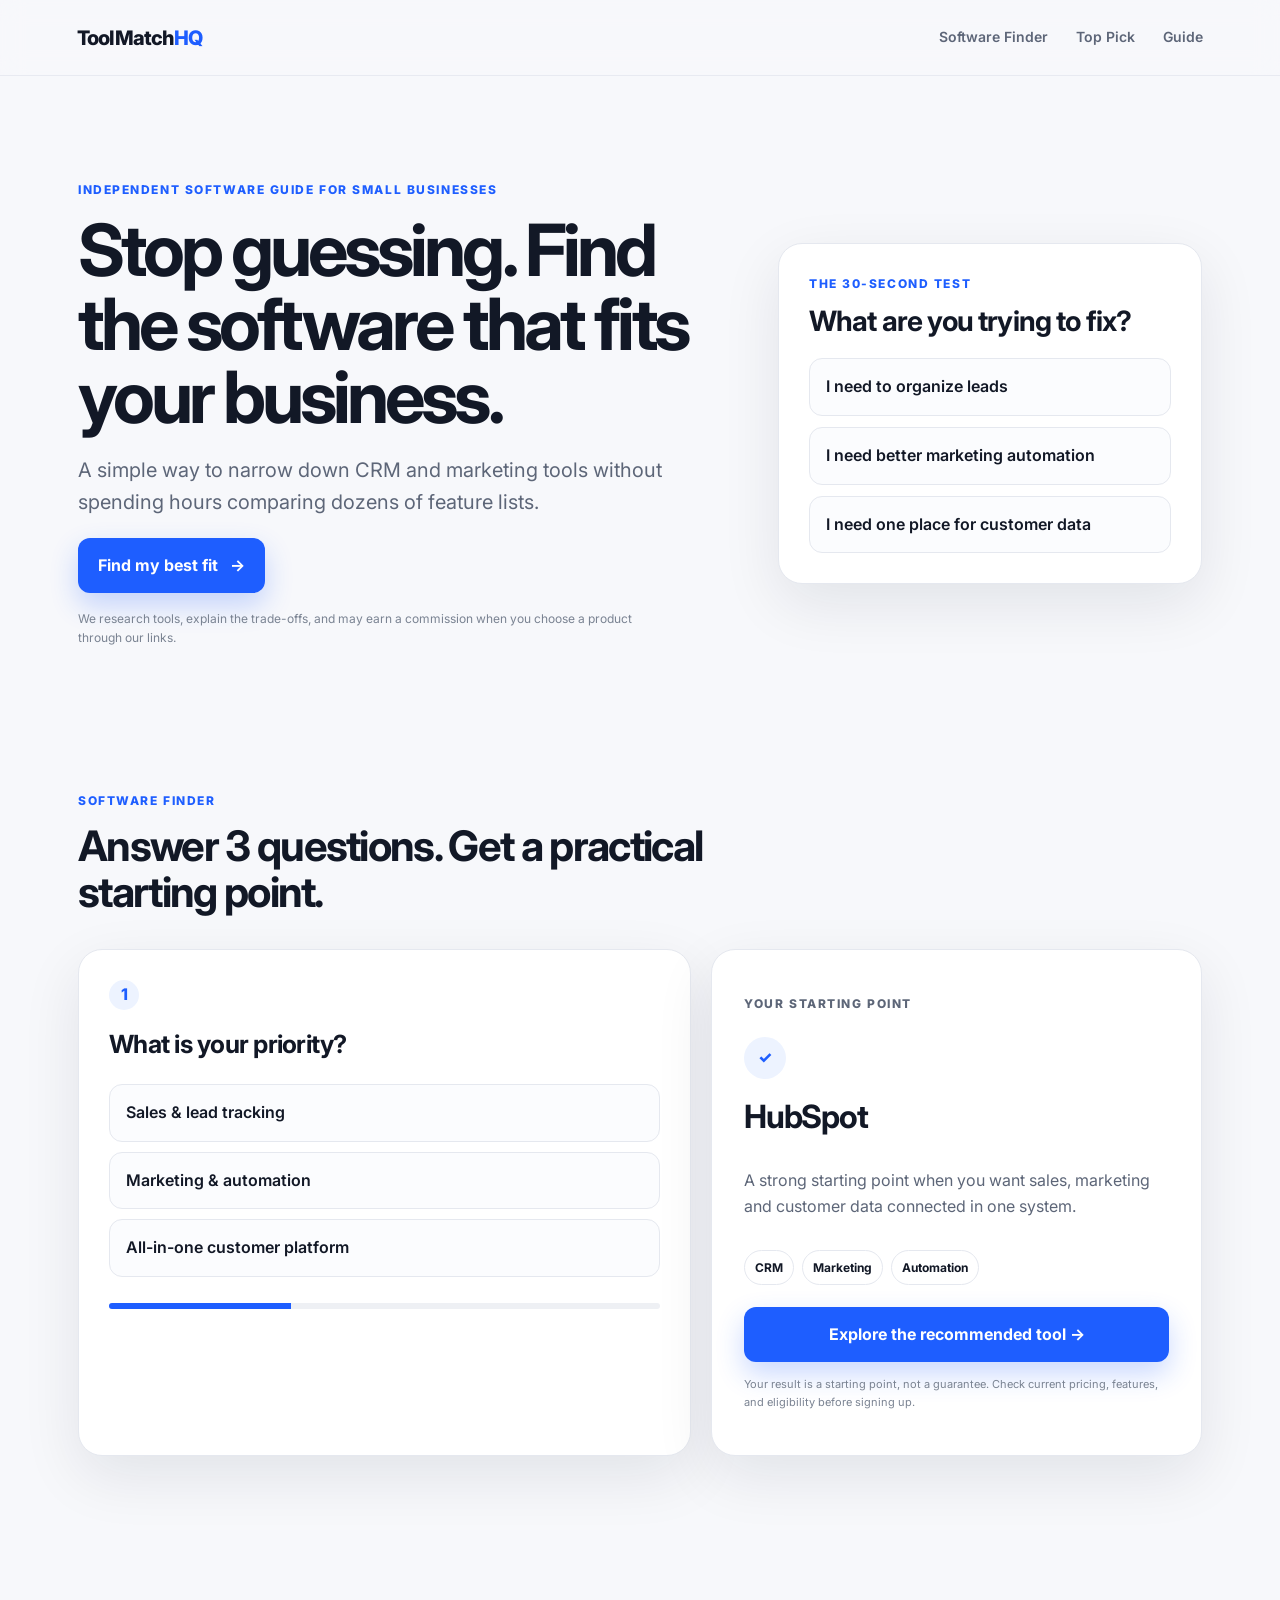
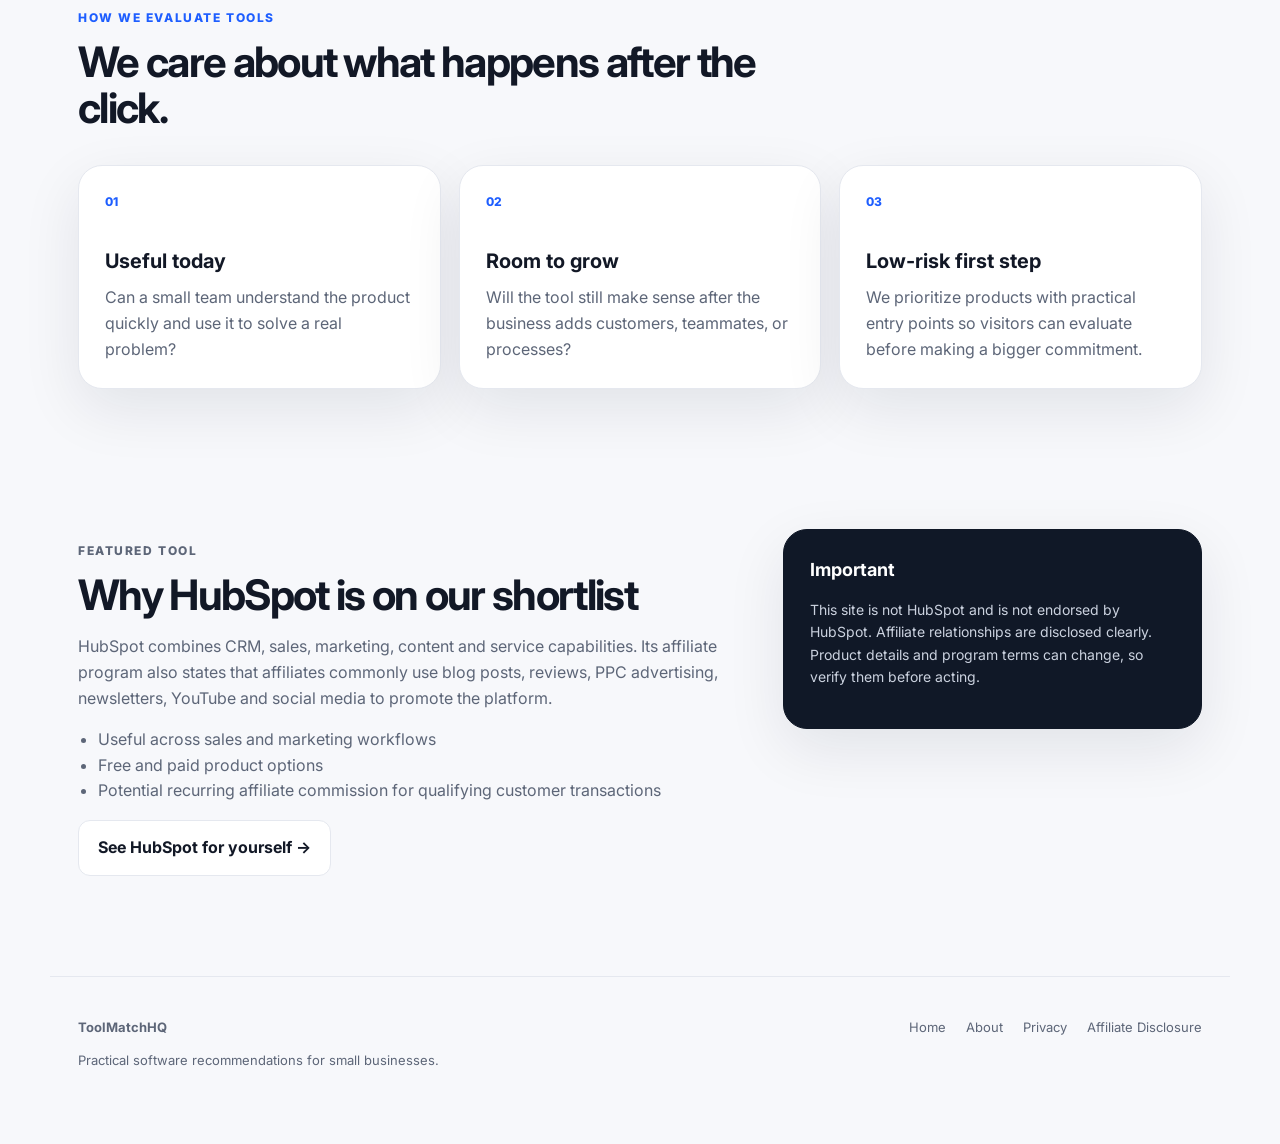
<file: ToolMatchHQ-starter-verification/toolmatchhq/index.html>
<!doctype html>
<html lang="en">
<head>
  <meta name='impact-site-verification' value='eed6601d-e0cd-4876-b9e4-ac5072e3e310'>
  <meta charset="utf-8" />
  <meta name="viewport" content="width=device-width, initial-scale=1" />
  <meta name="description" content="A practical guide to choosing CRM and marketing software for small businesses." />
  <title>ToolMatch HQ — Find the right software for your business</title>
  <link rel="preconnect" href="https://fonts.googleapis.com">
  <link rel="preconnect" href="https://fonts.gstatic.com" crossorigin>
  <link href="https://fonts.googleapis.com/css2?family=Inter:wght@400;500;600;700;800&display=swap" rel="stylesheet">
  <link rel="stylesheet" href="styles.css" />
    <meta name='impact-site-verification' value='5b96d605-7f46-4236-b88e-4f4f4e80a442'>
</head>
<body>
  <header class="nav">
    <a class="brand" href="#top">ToolMatch<span>HQ</span></a>
    <nav>
      <a href="#finder">Software Finder</a>
      <a href="#recommendation">Top Pick</a>
      <a href="#guide">Guide</a>
    </nav>
  </header>

  <main id="top">
    <section class="hero">
      <div class="hero-copy">
        <p class="eyebrow">Independent software guide for small businesses</p>
        <h1>Stop guessing. Find the software that fits your business.</h1>
        <p class="subhead">A simple way to narrow down CRM and marketing tools without spending hours comparing dozens of feature lists.</p>
        <a class="btn primary" href="#finder">Find my best fit <span>→</span></a>
        <p class="trust">We research tools, explain the trade-offs, and may earn a commission when you choose a product through our links.</p>
      </div>
      <div class="hero-card">
        <div class="mini-label">THE 30-SECOND TEST</div>
        <h2>What are you trying to fix?</h2>
        <div class="problem-list">
          <button data-jump="1">I need to organize leads</button>
          <button data-jump="2">I need better marketing automation</button>
          <button data-jump="3">I need one place for customer data</button>
        </div>
      </div>
    </section>

    <section id="finder" class="section finder">
      <div class="section-heading">
        <p class="eyebrow">Software Finder</p>
        <h2>Answer 3 questions. Get a practical starting point.</h2>
      </div>
      <div class="finder-grid">
        <div class="finder-panel">
          <div class="step active" data-step="1">
            <span class="step-num">1</span>
            <h3>What is your priority?</h3>
            <div class="choices">
              <button data-value="sales">Sales & lead tracking</button>
              <button data-value="marketing">Marketing & automation</button>
              <button data-value="all">All-in-one customer platform</button>
            </div>
          </div>
          <div class="step" data-step="2">
            <span class="step-num">2</span>
            <h3>How complicated is your setup?</h3>
            <div class="choices">
              <button data-value="simple">Keep it simple</button>
              <button data-value="growing">We are growing fast</button>
              <button data-value="complex">We need advanced workflows</button>
            </div>
          </div>
          <div class="step" data-step="3">
            <span class="step-num">3</span>
            <h3>What do you want first?</h3>
            <div class="choices">
              <button data-value="free">Start free / low risk</button>
              <button data-value="trial">Try before committing</button>
              <button data-value="best">Best long-term fit</button>
            </div>
          </div>
          <div class="progress"><span id="progressBar"></span></div>
        </div>

        <div id="recommendation" class="result-panel">
          <p class="mini-label">YOUR STARTING POINT</p>
          <div id="resultIcon" class="result-icon">✓</div>
          <h3 id="resultTitle">HubSpot</h3>
          <p id="resultText">A strong starting point when you want sales, marketing and customer data connected in one system.</p>
          <div class="result-tags">
            <span>CRM</span><span>Marketing</span><span>Automation</span>
          </div>
          <a id="resultCta" class="btn primary full" href="#">Explore the recommended tool →</a>
          <p class="fineprint">Your result is a starting point, not a guarantee. Check current pricing, features, and eligibility before signing up.</p>
        </div>
      </div>
    </section>

    <section id="guide" class="section guide">
      <div class="section-heading">
        <p class="eyebrow">How we evaluate tools</p>
        <h2>We care about what happens after the click.</h2>
      </div>
      <div class="cards">
        <article class="card"><div class="card-num">01</div><h3>Useful today</h3><p>Can a small team understand the product quickly and use it to solve a real problem?</p></article>
        <article class="card"><div class="card-num">02</div><h3>Room to grow</h3><p>Will the tool still make sense after the business adds customers, teammates, or processes?</p></article>
        <article class="card"><div class="card-num">03</div><h3>Low-risk first step</h3><p>We prioritize products with practical entry points so visitors can evaluate before making a bigger commitment.</p></article>
      </div>
    </section>

    <section class="section feature">
      <div>
        <p class="eyebrow">Featured tool</p>
        <h2>Why HubSpot is on our shortlist</h2>
        <p>HubSpot combines CRM, sales, marketing, content and service capabilities. Its affiliate program also states that affiliates commonly use blog posts, reviews, PPC advertising, newsletters, YouTube and social media to promote the platform.</p>
        <ul>
          <li>Useful across sales and marketing workflows</li>
          <li>Free and paid product options</li>
          <li>Potential recurring affiliate commission for qualifying customer transactions</li>
        </ul>
        <a id="featuredLink" class="btn secondary" href="#">See HubSpot for yourself →</a>
      </div>
      <aside class="callout">
        <strong>Important</strong>
        <p>This site is not HubSpot and is not endorsed by HubSpot. Affiliate relationships are disclosed clearly. Product details and program terms can change, so verify them before acting.</p>
      </aside>
    </section>
  </main>

  <footer>
    <div><strong>ToolMatchHQ</strong><p>Practical software recommendations for small businesses.</p></div>
    <div class="footer-links"><a href="#top">Home</a><a href="#guide">About</a><a href="privacy.html">Privacy</a><a href="disclosure.html">Affiliate Disclosure</a></div>
  </footer>

  <script src="script.js"></script>
</body>
</html>
</file>
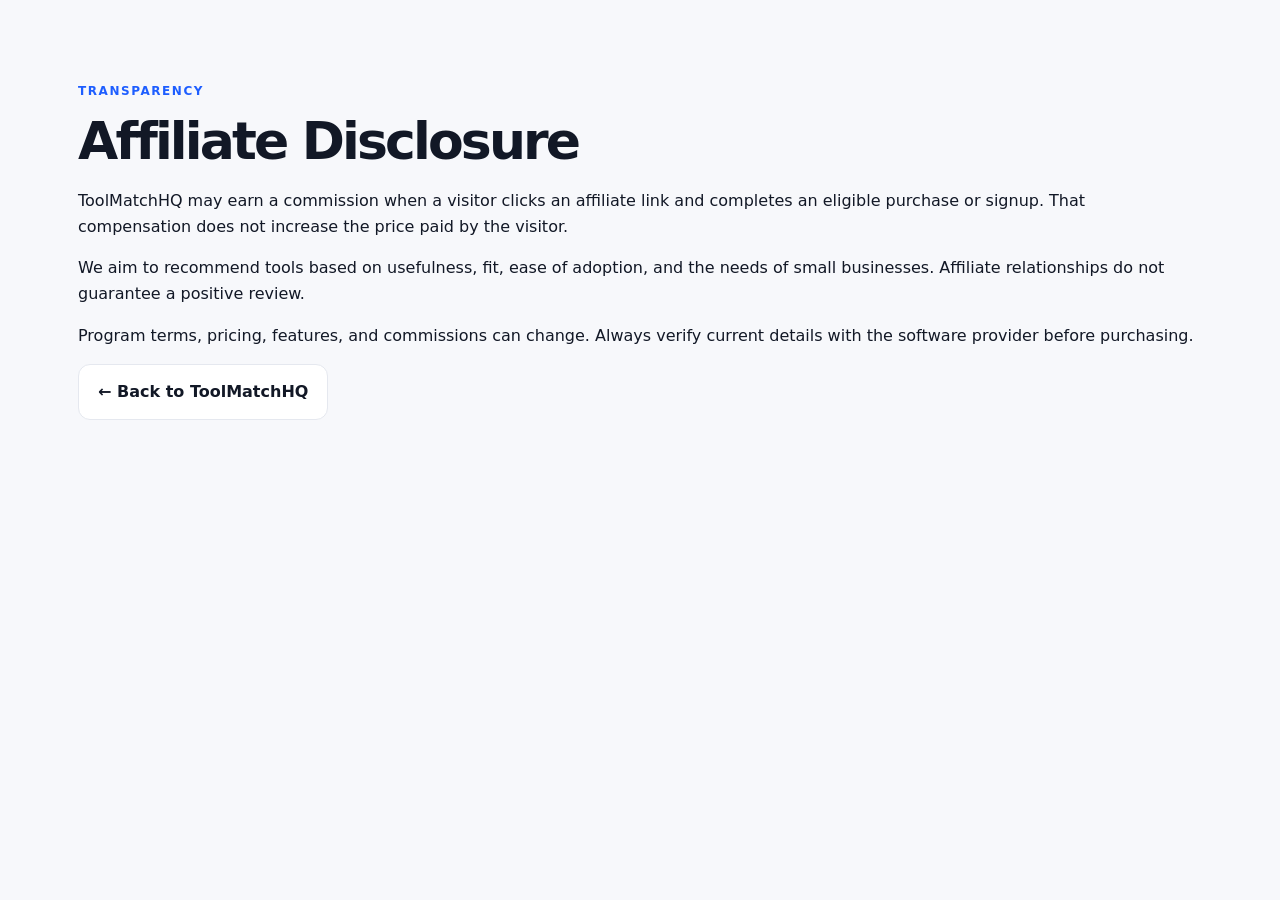
<file: ToolMatchHQ-starter-verification/toolmatchhq/disclosure.html>
<!doctype html><html lang="en"><head><meta charset="utf-8"><meta name="viewport" content="width=device-width,initial-scale=1"><title>Affiliate Disclosure — ToolMatchHQ</title><link rel="stylesheet" href="styles.css"></head><body><main class="section"><p class="eyebrow">Transparency</p><h1 style="font-size:52px">Affiliate Disclosure</h1><p>ToolMatchHQ may earn a commission when a visitor clicks an affiliate link and completes an eligible purchase or signup. That compensation does not increase the price paid by the visitor.</p><p>We aim to recommend tools based on usefulness, fit, ease of adoption, and the needs of small businesses. Affiliate relationships do not guarantee a positive review.</p><p>Program terms, pricing, features, and commissions can change. Always verify current details with the software provider before purchasing.</p><p><a class="btn secondary" href="index.html">← Back to ToolMatchHQ</a></p></main></body></html>
</file>
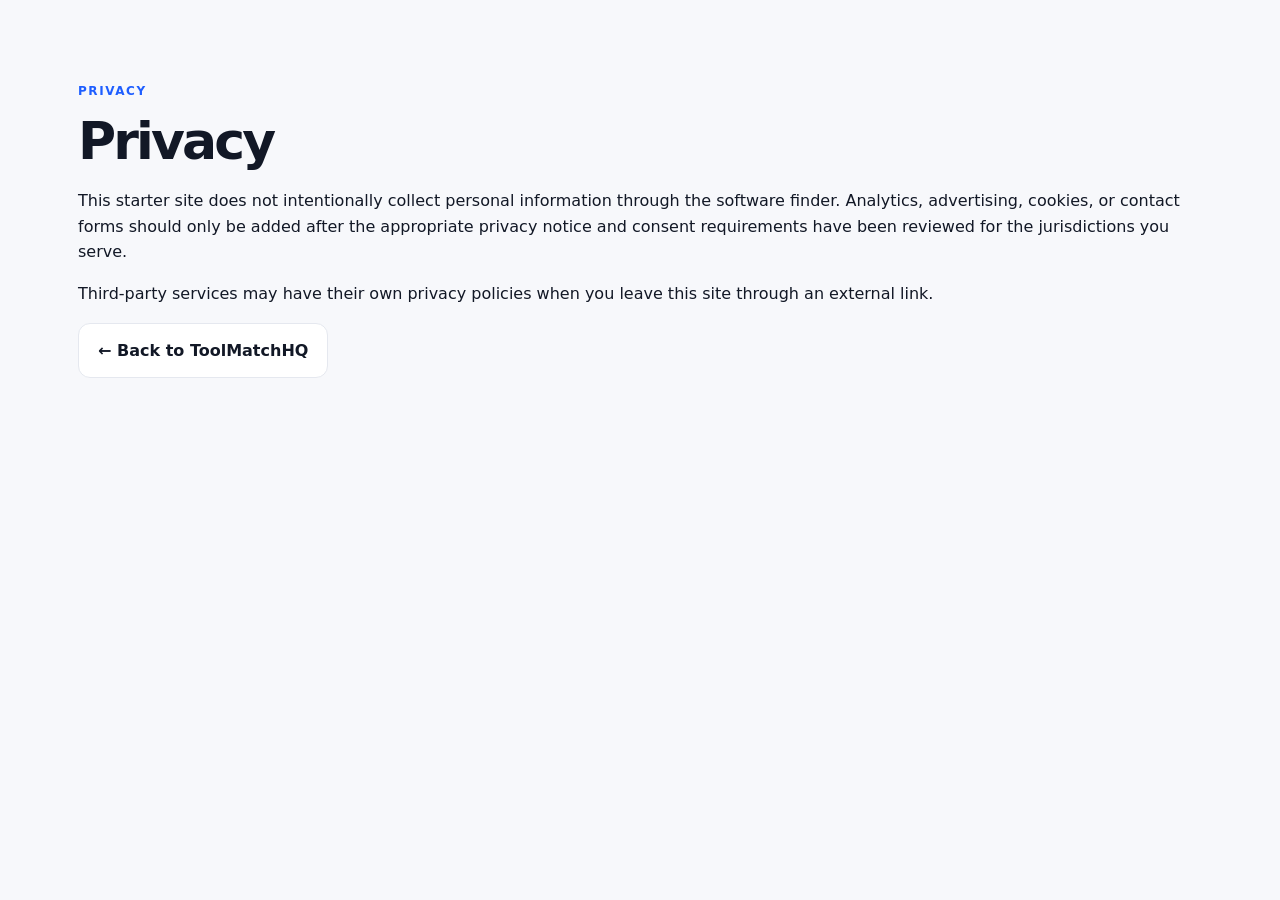
<file: ToolMatchHQ-starter-verification/toolmatchhq/privacy.html>
<!doctype html><html lang="en"><head><meta charset="utf-8"><meta name="viewport" content="width=device-width,initial-scale=1"><title>Privacy — ToolMatchHQ</title><link rel="stylesheet" href="styles.css"></head><body><main class="section"><p class="eyebrow">Privacy</p><h1 style="font-size:52px">Privacy</h1><p>This starter site does not intentionally collect personal information through the software finder. Analytics, advertising, cookies, or contact forms should only be added after the appropriate privacy notice and consent requirements have been reviewed for the jurisdictions you serve.</p><p>Third-party services may have their own privacy policies when you leave this site through an external link.</p><p><a class="btn secondary" href="index.html">← Back to ToolMatchHQ</a></p></main></body></html>
</file>
<file: ToolMatchHQ-starter-verification/toolmatchhq/styles.css>
:root{--bg:#f7f8fb;--ink:#121826;--muted:#5d6678;--line:#e5e8ef;--card:#fff;--accent:#1e5eff;--accent2:#0c3ea5;--soft:#edf3ff;--shadow:0 20px 60px rgba(16,24,40,.09)}
*{box-sizing:border-box}html{scroll-behavior:smooth}body{margin:0;font-family:Inter,system-ui,-apple-system,BlinkMacSystemFont,"Segoe UI",sans-serif;color:var(--ink);background:var(--bg);line-height:1.6}a{text-decoration:none;color:inherit}.nav{height:76px;display:flex;align-items:center;justify-content:space-between;padding:0 6vw;background:rgba(247,248,251,.88);backdrop-filter:blur(12px);position:sticky;top:0;z-index:20;border-bottom:1px solid rgba(229,232,239,.8)}.brand{font-weight:800;font-size:20px;letter-spacing:-.04em}.brand span{color:var(--accent)}nav{display:flex;gap:28px;color:var(--muted);font-size:14px;font-weight:600}.hero{max-width:1180px;margin:0 auto;padding:92px 28px 80px;display:grid;grid-template-columns:1.2fr .8fr;gap:64px;align-items:center}.eyebrow,.mini-label{font-size:12px;text-transform:uppercase;letter-spacing:.13em;font-weight:800;color:var(--accent)}h1{font-size:clamp(44px,6vw,72px);line-height:1.02;letter-spacing:-.055em;margin:14px 0 20px;max-width:760px}.subhead{font-size:20px;color:var(--muted);max-width:650px}.btn{display:inline-flex;align-items:center;justify-content:center;gap:12px;border-radius:12px;padding:14px 19px;font-weight:700;border:1px solid transparent;transition:.2s ease;cursor:pointer}.btn:hover{transform:translateY(-1px)}.primary{background:var(--accent);color:white;box-shadow:0 12px 28px rgba(30,94,255,.24)}.secondary{background:white;border-color:var(--line)}.full{width:100%}.trust{font-size:12px;color:#7a8392;max-width:560px;margin-top:16px}.hero-card,.finder-panel,.result-panel,.card,.callout{background:var(--card);border:1px solid var(--line);box-shadow:var(--shadow);border-radius:24px}.hero-card{padding:30px}.hero-card h2{font-size:28px;line-height:1.1;letter-spacing:-.03em;margin:12px 0 22px}.problem-list{display:grid;gap:11px}.problem-list button,.choices button{background:#fbfcfe;border:1px solid var(--line);padding:15px 16px;border-radius:13px;text-align:left;font:inherit;font-weight:600;color:var(--ink);cursor:pointer}.problem-list button:hover,.choices button:hover{border-color:#b7c6e8;background:var(--soft)}.section{max-width:1180px;margin:0 auto;padding:70px 28px}.section-heading{max-width:760px;margin-bottom:34px}.section h2{font-size:42px;line-height:1.1;letter-spacing:-.04em;margin:10px 0}.finder{padding-top:40px}.finder-grid{display:grid;grid-template-columns:1fr .8fr;gap:20px}.finder-panel{padding:30px}.step{display:none}.step.active{display:block}.step-num{display:inline-flex;width:30px;height:30px;border-radius:50%;align-items:center;justify-content:center;background:var(--soft);color:var(--accent);font-weight:800}.step h3{font-size:25px;margin:14px 0 20px;letter-spacing:-.03em}.choices{display:grid;gap:10px}.progress{height:6px;background:#eef0f4;border-radius:99px;margin-top:26px;overflow:hidden}.progress span{display:block;width:33%;height:100%;background:var(--accent);transition:.3s}.result-panel{padding:32px;display:flex;flex-direction:column;justify-content:center}.result-icon{width:42px;height:42px;border-radius:50%;background:var(--soft);color:var(--accent);display:flex;align-items:center;justify-content:center;font-weight:800;margin:12px 0}.result-panel h3{font-size:32px;letter-spacing:-.04em;margin:0 0 10px}.result-panel p{color:var(--muted)}.result-tags{display:flex;gap:8px;flex-wrap:wrap;margin:14px 0 22px}.result-tags span{font-size:12px;font-weight:700;border:1px solid var(--line);padding:7px 10px;border-radius:999px}.fineprint{font-size:11px!important;color:#7a8392!important;margin-top:14px}.cards{display:grid;grid-template-columns:repeat(3,1fr);gap:18px}.card{padding:26px}.card-num{font-size:12px;font-weight:800;color:var(--accent);margin-bottom:34px}.card h3{font-size:20px;margin:0 0 8px}.card p{color:var(--muted);margin:0}.feature{display:grid;grid-template-columns:1fr .65fr;gap:60px;align-items:start}.feature p,.feature li{color:var(--muted)}.feature ul{padding-left:20px}.callout{padding:26px;background:#101827;color:white;border-color:#101827}.callout p{color:#cbd2df!important;font-size:14px}.callout strong{font-size:18px}footer{max-width:1180px;margin:30px auto 0;padding:40px 28px 60px;border-top:1px solid var(--line);display:flex;justify-content:space-between;gap:30px;color:var(--muted);font-size:13px}.footer-links{display:flex;gap:20px;flex-wrap:wrap}.footer-links a:hover{color:var(--ink)}@media(max-width:840px){nav{display:none}.hero,.finder-grid,.feature{grid-template-columns:1fr;gap:28px}.hero{padding-top:60px}.cards{grid-template-columns:1fr}.section h2{font-size:34px}h1{font-size:48px}}
</file>
